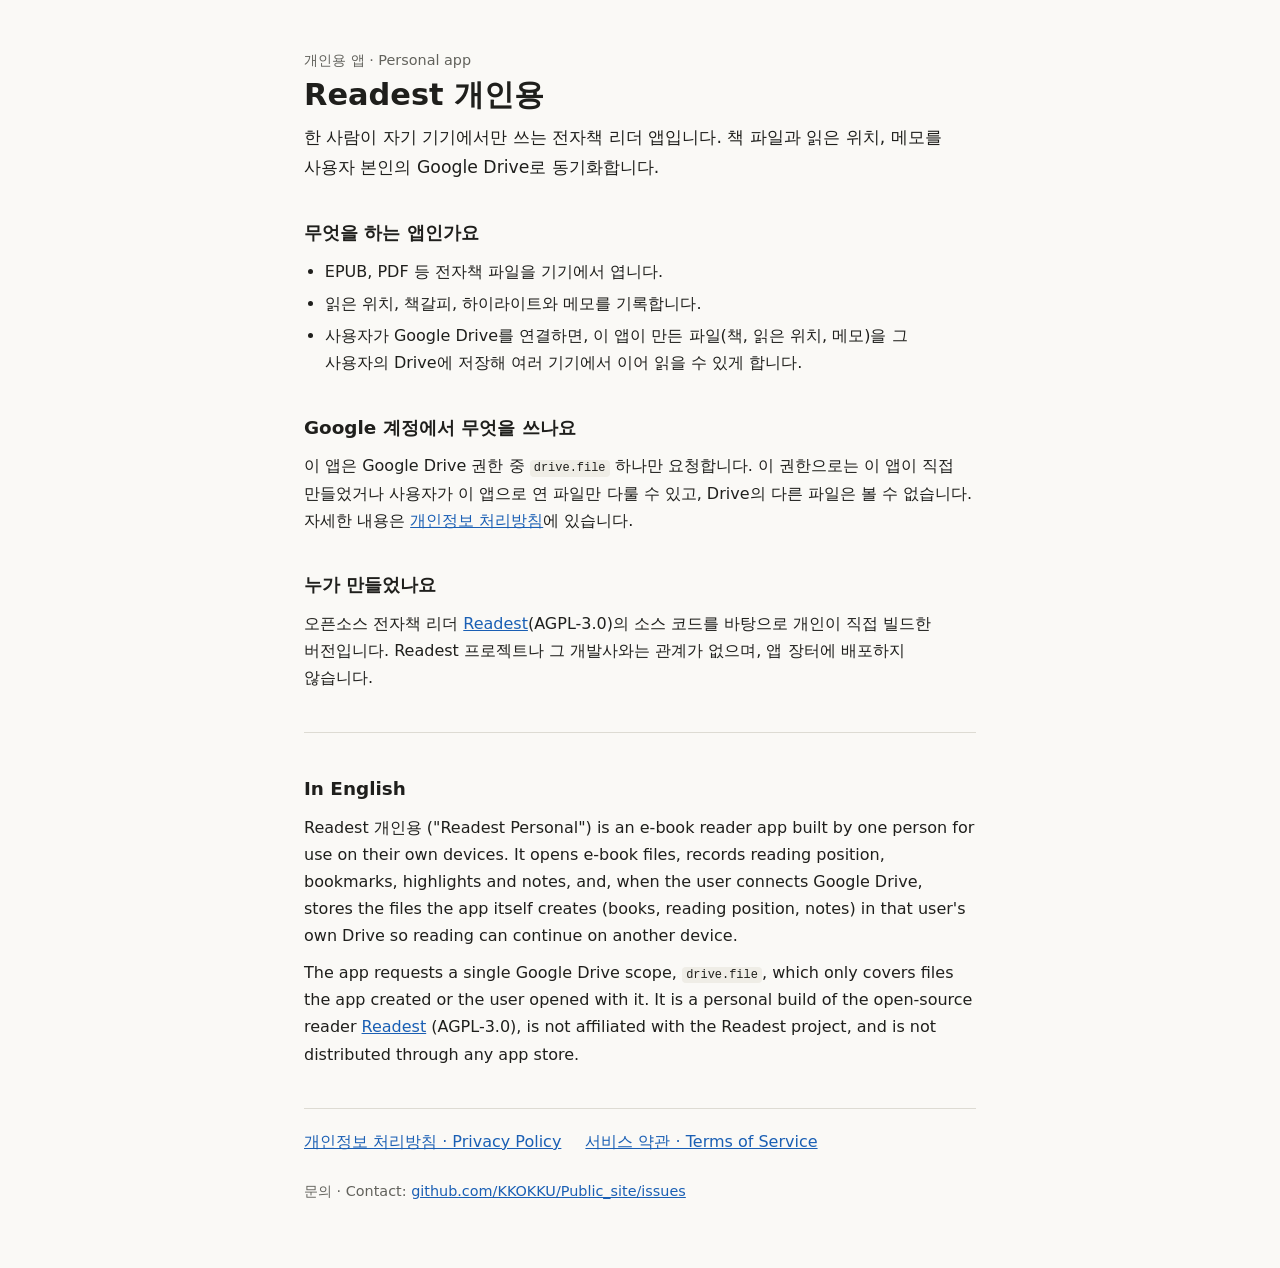
<file: readest-personal/index.html>
<!doctype html>
<html lang="ko">
<head>
<meta charset="utf-8">
<meta name="viewport" content="width=device-width, initial-scale=1">
<title>Readest 개인용</title>
<meta name="description" content="개인용 전자책 리더 앱. 책과 읽은 위치를 사용자 본인의 Google Drive로 동기화합니다.">
<link rel="stylesheet" href="style.css">
</head>
<body>
<main>
  <p class="eyebrow">개인용 앱 · Personal app</p>
  <h1>Readest 개인용</h1>
  <p class="lead">한 사람이 자기 기기에서만 쓰는 전자책 리더 앱입니다. 책 파일과 읽은 위치, 메모를 사용자 본인의 Google Drive로 동기화합니다.</p>

  <h2>무엇을 하는 앱인가요</h2>
  <ul>
    <li>EPUB, PDF 등 전자책 파일을 기기에서 엽니다.</li>
    <li>읽은 위치, 책갈피, 하이라이트와 메모를 기록합니다.</li>
    <li>사용자가 Google Drive를 연결하면, 이 앱이 만든 파일(책, 읽은 위치, 메모)을 그 사용자의 Drive에 저장해 여러 기기에서 이어 읽을 수 있게 합니다.</li>
  </ul>

  <h2>Google 계정에서 무엇을 쓰나요</h2>
  <p>이 앱은 Google Drive 권한 중 <code>drive.file</code> 하나만 요청합니다. 이 권한으로는 이 앱이 직접 만들었거나 사용자가 이 앱으로 연 파일만 다룰 수 있고, Drive의 다른 파일은 볼 수 없습니다. 자세한 내용은 <a href="privacy.html">개인정보 처리방침</a>에 있습니다.</p>

  <h2>누가 만들었나요</h2>
  <p>오픈소스 전자책 리더 <a href="https://github.com/readest/readest" rel="noopener">Readest</a>(AGPL-3.0)의 소스 코드를 바탕으로 개인이 직접 빌드한 버전입니다. Readest 프로젝트나 그 개발사와는 관계가 없으며, 앱 장터에 배포하지 않습니다.</p>

  <hr>

  <h2 lang="en">In English</h2>
  <p lang="en">Readest 개인용 ("Readest Personal") is an e-book reader app built by one person for use on their own devices. It opens e-book files, records reading position, bookmarks, highlights and notes, and, when the user connects Google Drive, stores the files the app itself creates (books, reading position, notes) in that user's own Drive so reading can continue on another device.</p>
  <p lang="en">The app requests a single Google Drive scope, <code>drive.file</code>, which only covers files the app created or the user opened with it. It is a personal build of the open-source reader <a href="https://github.com/readest/readest" rel="noopener">Readest</a> (AGPL-3.0), is not affiliated with the Readest project, and is not distributed through any app store.</p>

  <nav class="links" aria-label="문서">
    <a href="privacy.html">개인정보 처리방침 · Privacy Policy</a>
    <a href="terms.html">서비스 약관 · Terms of Service</a>
  </nav>

  <footer>문의 · Contact: <a href="https://github.com/KKOKKU/Public_site/issues" rel="noopener">github.com/KKOKKU/Public_site/issues</a></footer>
</main>
</body>
</html>
</file>
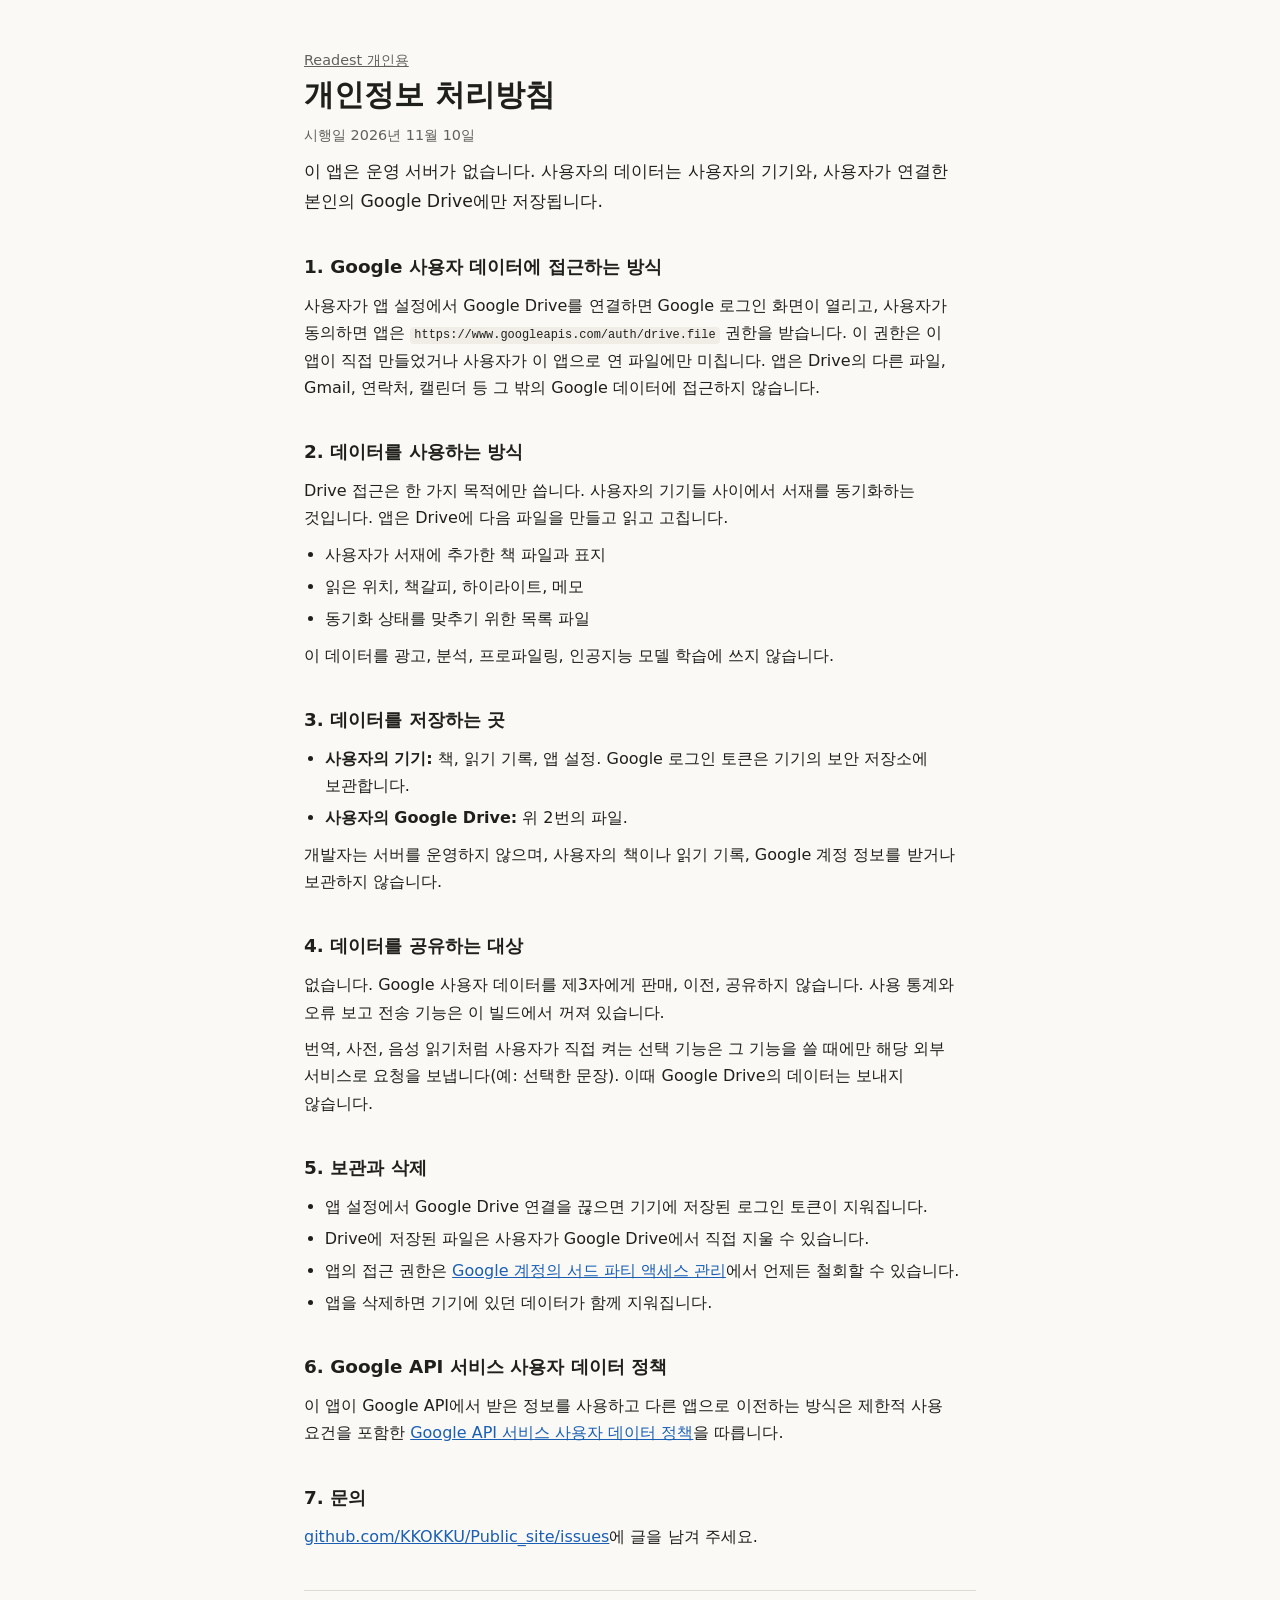
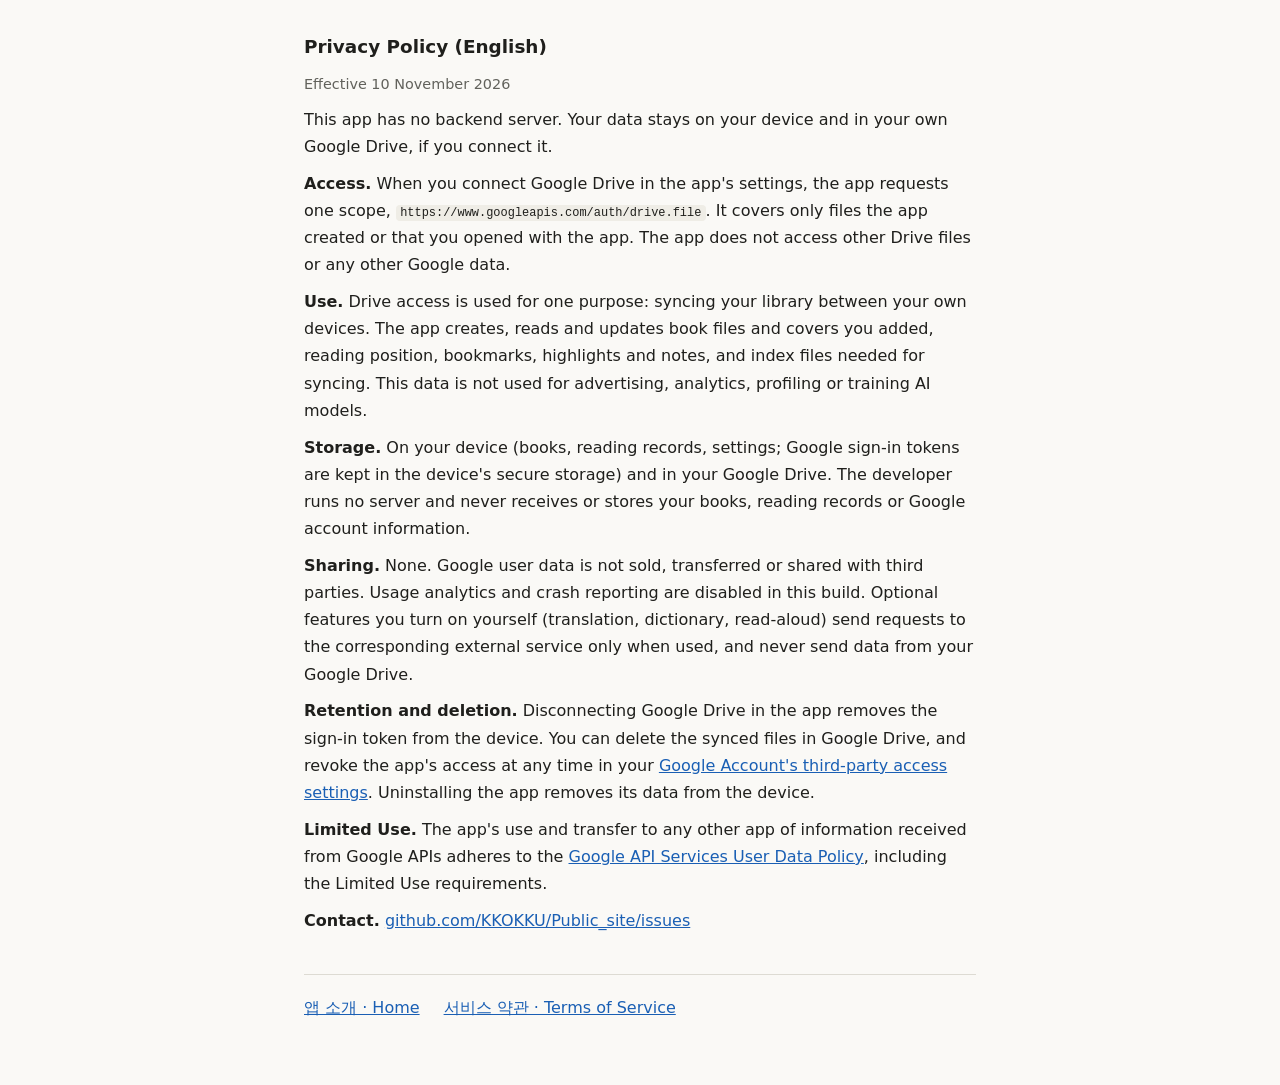
<file: readest-personal/privacy.html>
<!doctype html>
<html lang="ko">
<head>
<meta charset="utf-8">
<meta name="viewport" content="width=device-width, initial-scale=1">
<title>개인정보 처리방침 · Readest 개인용</title>
<link rel="stylesheet" href="style.css">
</head>
<body>
<main>
  <p class="eyebrow"><a href="./">Readest 개인용</a></p>
  <h1>개인정보 처리방침</h1>
  <p class="meta">시행일 2026년 11월 10일</p>

  <p class="lead">이 앱은 운영 서버가 없습니다. 사용자의 데이터는 사용자의 기기와, 사용자가 연결한 본인의 Google Drive에만 저장됩니다.</p>

  <h2>1. Google 사용자 데이터에 접근하는 방식</h2>
  <p>사용자가 앱 설정에서 Google Drive를 연결하면 Google 로그인 화면이 열리고, 사용자가 동의하면 앱은 <code>https://www.googleapis.com/auth/drive.file</code> 권한을 받습니다. 이 권한은 이 앱이 직접 만들었거나 사용자가 이 앱으로 연 파일에만 미칩니다. 앱은 Drive의 다른 파일, Gmail, 연락처, 캘린더 등 그 밖의 Google 데이터에 접근하지 않습니다.</p>

  <h2>2. 데이터를 사용하는 방식</h2>
  <p>Drive 접근은 한 가지 목적에만 씁니다. 사용자의 기기들 사이에서 서재를 동기화하는 것입니다. 앱은 Drive에 다음 파일을 만들고 읽고 고칩니다.</p>
  <ul>
    <li>사용자가 서재에 추가한 책 파일과 표지</li>
    <li>읽은 위치, 책갈피, 하이라이트, 메모</li>
    <li>동기화 상태를 맞추기 위한 목록 파일</li>
  </ul>
  <p>이 데이터를 광고, 분석, 프로파일링, 인공지능 모델 학습에 쓰지 않습니다.</p>

  <h2>3. 데이터를 저장하는 곳</h2>
  <ul>
    <li><strong>사용자의 기기:</strong> 책, 읽기 기록, 앱 설정. Google 로그인 토큰은 기기의 보안 저장소에 보관합니다.</li>
    <li><strong>사용자의 Google Drive:</strong> 위 2번의 파일.</li>
  </ul>
  <p>개발자는 서버를 운영하지 않으며, 사용자의 책이나 읽기 기록, Google 계정 정보를 받거나 보관하지 않습니다.</p>

  <h2>4. 데이터를 공유하는 대상</h2>
  <p>없습니다. Google 사용자 데이터를 제3자에게 판매, 이전, 공유하지 않습니다. 사용 통계와 오류 보고 전송 기능은 이 빌드에서 꺼져 있습니다.</p>
  <p>번역, 사전, 음성 읽기처럼 사용자가 직접 켜는 선택 기능은 그 기능을 쓸 때에만 해당 외부 서비스로 요청을 보냅니다(예: 선택한 문장). 이때 Google Drive의 데이터는 보내지 않습니다.</p>

  <h2>5. 보관과 삭제</h2>
  <ul>
    <li>앱 설정에서 Google Drive 연결을 끊으면 기기에 저장된 로그인 토큰이 지워집니다.</li>
    <li>Drive에 저장된 파일은 사용자가 Google Drive에서 직접 지울 수 있습니다.</li>
    <li>앱의 접근 권한은 <a href="https://myaccount.google.com/permissions" rel="noopener">Google 계정의 서드 파티 액세스 관리</a>에서 언제든 철회할 수 있습니다.</li>
    <li>앱을 삭제하면 기기에 있던 데이터가 함께 지워집니다.</li>
  </ul>

  <h2>6. Google API 서비스 사용자 데이터 정책</h2>
  <p>이 앱이 Google API에서 받은 정보를 사용하고 다른 앱으로 이전하는 방식은 제한적 사용 요건을 포함한 <a href="https://developers.google.com/terms/api-services-user-data-policy" rel="noopener">Google API 서비스 사용자 데이터 정책</a>을 따릅니다.</p>

  <h2>7. 문의</h2>
  <p><a href="https://github.com/KKOKKU/Public_site/issues" rel="noopener">github.com/KKOKKU/Public_site/issues</a>에 글을 남겨 주세요.</p>

  <hr>

  <div lang="en">
  <h2>Privacy Policy (English)</h2>
  <p class="meta">Effective 10 November 2026</p>
  <p>This app has no backend server. Your data stays on your device and in your own Google Drive, if you connect it.</p>
  <p><strong>Access.</strong> When you connect Google Drive in the app's settings, the app requests one scope, <code>https://www.googleapis.com/auth/drive.file</code>. It covers only files the app created or that you opened with the app. The app does not access other Drive files or any other Google data.</p>
  <p><strong>Use.</strong> Drive access is used for one purpose: syncing your library between your own devices. The app creates, reads and updates book files and covers you added, reading position, bookmarks, highlights and notes, and index files needed for syncing. This data is not used for advertising, analytics, profiling or training AI models.</p>
  <p><strong>Storage.</strong> On your device (books, reading records, settings; Google sign-in tokens are kept in the device's secure storage) and in your Google Drive. The developer runs no server and never receives or stores your books, reading records or Google account information.</p>
  <p><strong>Sharing.</strong> None. Google user data is not sold, transferred or shared with third parties. Usage analytics and crash reporting are disabled in this build. Optional features you turn on yourself (translation, dictionary, read-aloud) send requests to the corresponding external service only when used, and never send data from your Google Drive.</p>
  <p><strong>Retention and deletion.</strong> Disconnecting Google Drive in the app removes the sign-in token from the device. You can delete the synced files in Google Drive, and revoke the app's access at any time in your <a href="https://myaccount.google.com/permissions" rel="noopener">Google Account's third-party access settings</a>. Uninstalling the app removes its data from the device.</p>
  <p><strong>Limited Use.</strong> The app's use and transfer to any other app of information received from Google APIs adheres to the <a href="https://developers.google.com/terms/api-services-user-data-policy" rel="noopener">Google API Services User Data Policy</a>, including the Limited Use requirements.</p>
  <p><strong>Contact.</strong> <a href="https://github.com/KKOKKU/Public_site/issues" rel="noopener">github.com/KKOKKU/Public_site/issues</a></p>
  </div>

  <nav class="links" aria-label="문서">
    <a href="./">앱 소개 · Home</a>
    <a href="terms.html">서비스 약관 · Terms of Service</a>
  </nav>
</main>
</body>
</html>
</file>
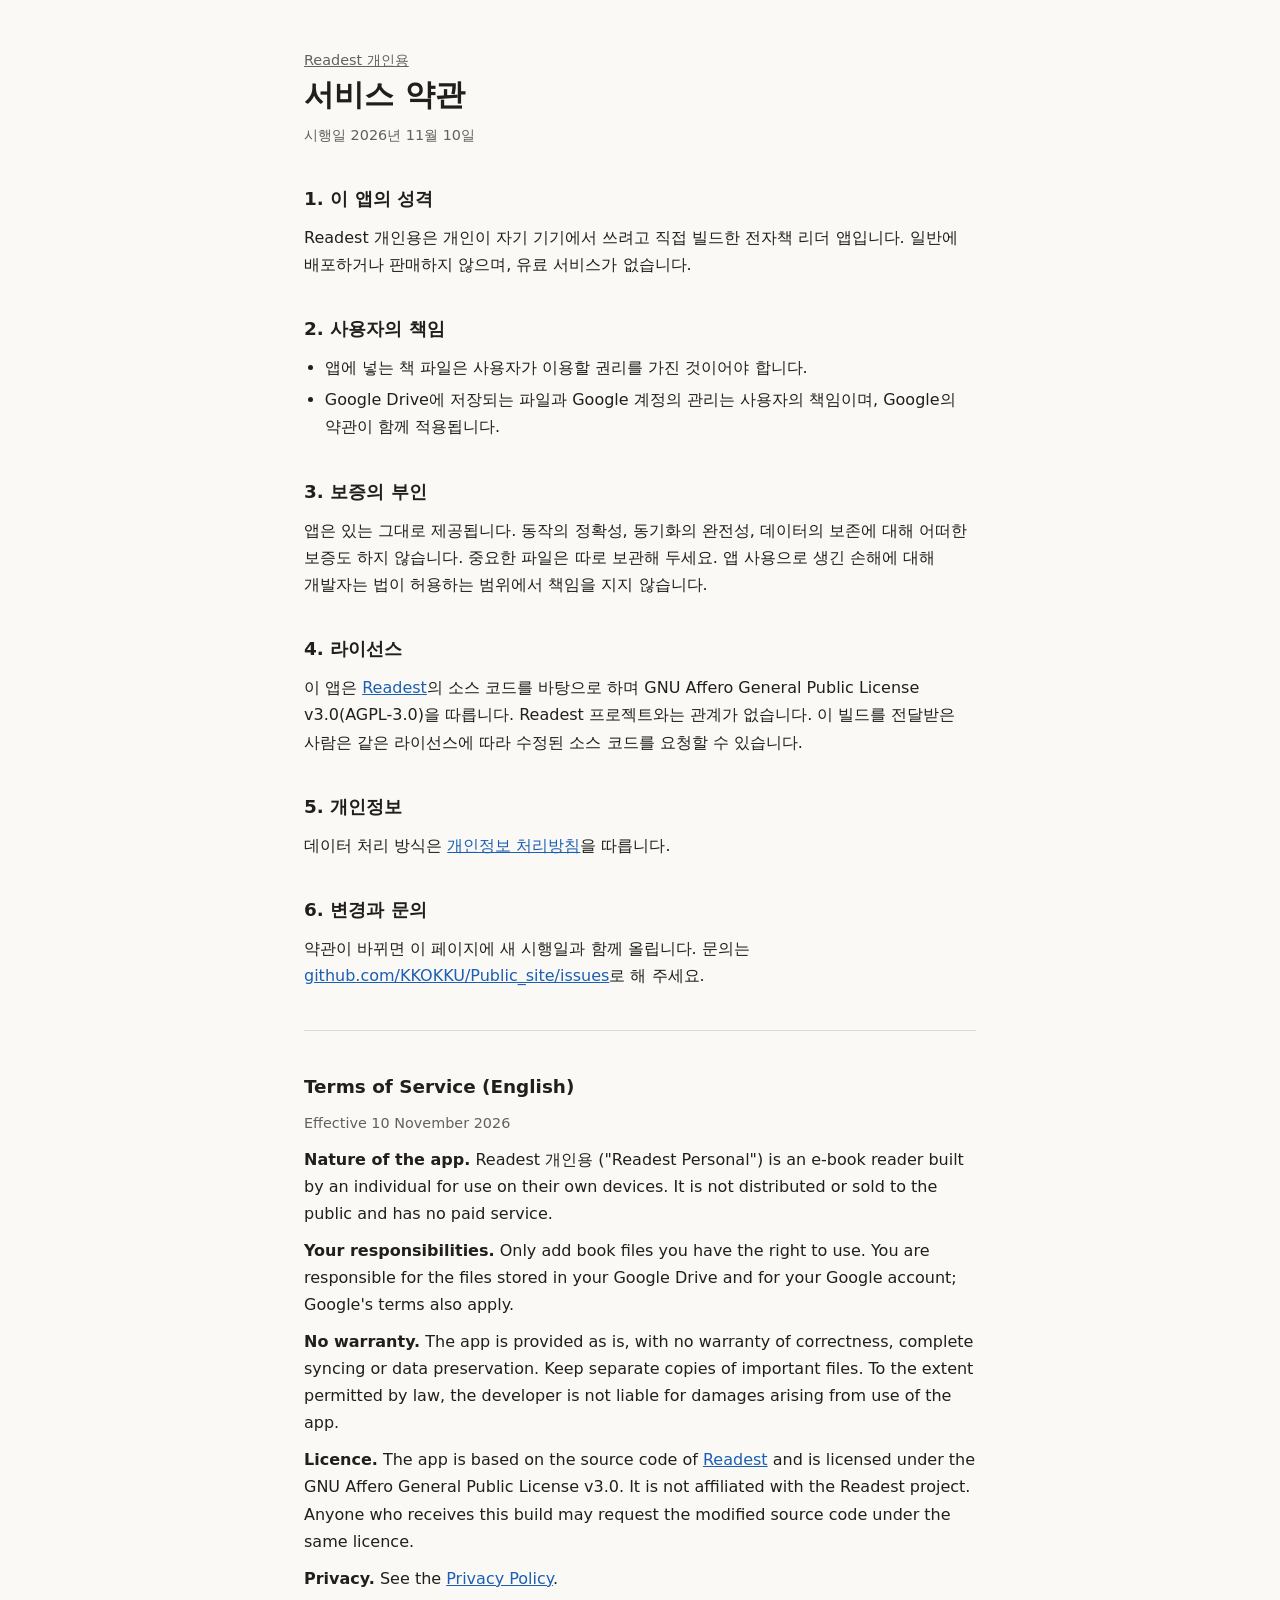
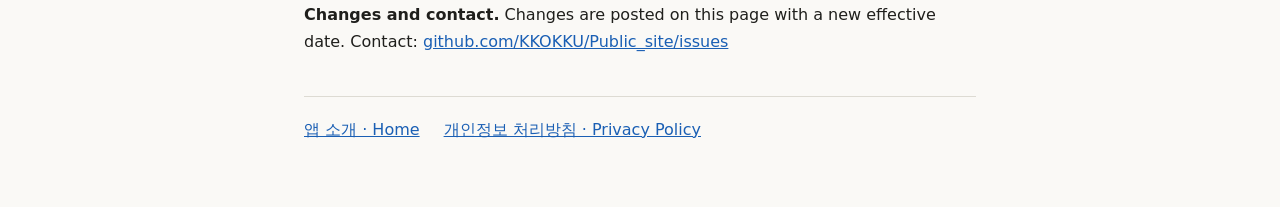
<file: readest-personal/terms.html>
<!doctype html>
<html lang="ko">
<head>
<meta charset="utf-8">
<meta name="viewport" content="width=device-width, initial-scale=1">
<title>서비스 약관 · Readest 개인용</title>
<link rel="stylesheet" href="style.css">
</head>
<body>
<main>
  <p class="eyebrow"><a href="./">Readest 개인용</a></p>
  <h1>서비스 약관</h1>
  <p class="meta">시행일 2026년 11월 10일</p>

  <h2>1. 이 앱의 성격</h2>
  <p>Readest 개인용은 개인이 자기 기기에서 쓰려고 직접 빌드한 전자책 리더 앱입니다. 일반에 배포하거나 판매하지 않으며, 유료 서비스가 없습니다.</p>

  <h2>2. 사용자의 책임</h2>
  <ul>
    <li>앱에 넣는 책 파일은 사용자가 이용할 권리를 가진 것이어야 합니다.</li>
    <li>Google Drive에 저장되는 파일과 Google 계정의 관리는 사용자의 책임이며, Google의 약관이 함께 적용됩니다.</li>
  </ul>

  <h2>3. 보증의 부인</h2>
  <p>앱은 있는 그대로 제공됩니다. 동작의 정확성, 동기화의 완전성, 데이터의 보존에 대해 어떠한 보증도 하지 않습니다. 중요한 파일은 따로 보관해 두세요. 앱 사용으로 생긴 손해에 대해 개발자는 법이 허용하는 범위에서 책임을 지지 않습니다.</p>

  <h2>4. 라이선스</h2>
  <p>이 앱은 <a href="https://github.com/readest/readest" rel="noopener">Readest</a>의 소스 코드를 바탕으로 하며 GNU Affero General Public License v3.0(AGPL-3.0)을 따릅니다. Readest 프로젝트와는 관계가 없습니다. 이 빌드를 전달받은 사람은 같은 라이선스에 따라 수정된 소스 코드를 요청할 수 있습니다.</p>

  <h2>5. 개인정보</h2>
  <p>데이터 처리 방식은 <a href="privacy.html">개인정보 처리방침</a>을 따릅니다.</p>

  <h2>6. 변경과 문의</h2>
  <p>약관이 바뀌면 이 페이지에 새 시행일과 함께 올립니다. 문의는 <a href="https://github.com/KKOKKU/Public_site/issues" rel="noopener">github.com/KKOKKU/Public_site/issues</a>로 해 주세요.</p>

  <hr>

  <div lang="en">
  <h2>Terms of Service (English)</h2>
  <p class="meta">Effective 10 November 2026</p>
  <p><strong>Nature of the app.</strong> Readest 개인용 ("Readest Personal") is an e-book reader built by an individual for use on their own devices. It is not distributed or sold to the public and has no paid service.</p>
  <p><strong>Your responsibilities.</strong> Only add book files you have the right to use. You are responsible for the files stored in your Google Drive and for your Google account; Google's terms also apply.</p>
  <p><strong>No warranty.</strong> The app is provided as is, with no warranty of correctness, complete syncing or data preservation. Keep separate copies of important files. To the extent permitted by law, the developer is not liable for damages arising from use of the app.</p>
  <p><strong>Licence.</strong> The app is based on the source code of <a href="https://github.com/readest/readest" rel="noopener">Readest</a> and is licensed under the GNU Affero General Public License v3.0. It is not affiliated with the Readest project. Anyone who receives this build may request the modified source code under the same licence.</p>
  <p><strong>Privacy.</strong> See the <a href="privacy.html">Privacy Policy</a>.</p>
  <p><strong>Changes and contact.</strong> Changes are posted on this page with a new effective date. Contact: <a href="https://github.com/KKOKKU/Public_site/issues" rel="noopener">github.com/KKOKKU/Public_site/issues</a></p>
  </div>

  <nav class="links" aria-label="문서">
    <a href="./">앱 소개 · Home</a>
    <a href="privacy.html">개인정보 처리방침 · Privacy Policy</a>
  </nav>
</main>
</body>
</html>
</file>
<file: readest-personal/style.css>
:root {
  --bg: #faf9f6;
  --text: #1f1f1c;
  --muted: #62625c;
  --line: #dddbd3;
  --link: #1a5fb4;
  --code-bg: #efede6;
}
@media (prefers-color-scheme: dark) {
  :root {
    --bg: #17181a;
    --text: #e8e6e1;
    --muted: #a3a199;
    --line: #34363a;
    --link: #8ab4f8;
    --code-bg: #25272b;
  }
}
* { box-sizing: border-box; }
body {
  margin: 0;
  background: var(--bg);
  color: var(--text);
  font-family: system-ui, -apple-system, "Segoe UI", "Noto Sans KR", "Malgun Gothic", sans-serif;
  line-height: 1.7;
  word-break: keep-all;
  overflow-wrap: anywhere;
}
main {
  max-width: 44rem;
  margin: 0 auto;
  padding: 3rem 1rem 4rem;
}
h1 { font-size: 1.9rem; line-height: 1.25; margin: 0.2rem 0 0.6rem; }
h2 { font-size: 1.15rem; margin: 2.2rem 0 0.5rem; }
p, ul { margin: 0.6rem 0; }
ul { padding-left: 1.3rem; }
li { margin: 0.3rem 0; }
a { color: var(--link); }
code {
  background: var(--code-bg);
  padding: 0.1em 0.35em;
  border-radius: 4px;
  font-size: 0.92em;
}
hr { border: 0; border-top: 1px solid var(--line); margin: 2.5rem 0; }
.eyebrow { color: var(--muted); font-size: 0.9rem; margin: 0; }
.eyebrow a { color: inherit; }
.lead { font-size: 1.08rem; }
.meta { color: var(--muted); font-size: 0.9rem; }
.links {
  display: flex;
  flex-wrap: wrap;
  gap: 0.5rem 1.5rem;
  margin-top: 2.5rem;
  padding-top: 1.2rem;
  border-top: 1px solid var(--line);
}
footer { color: var(--muted); font-size: 0.9rem; margin-top: 1.5rem; }
</file>
